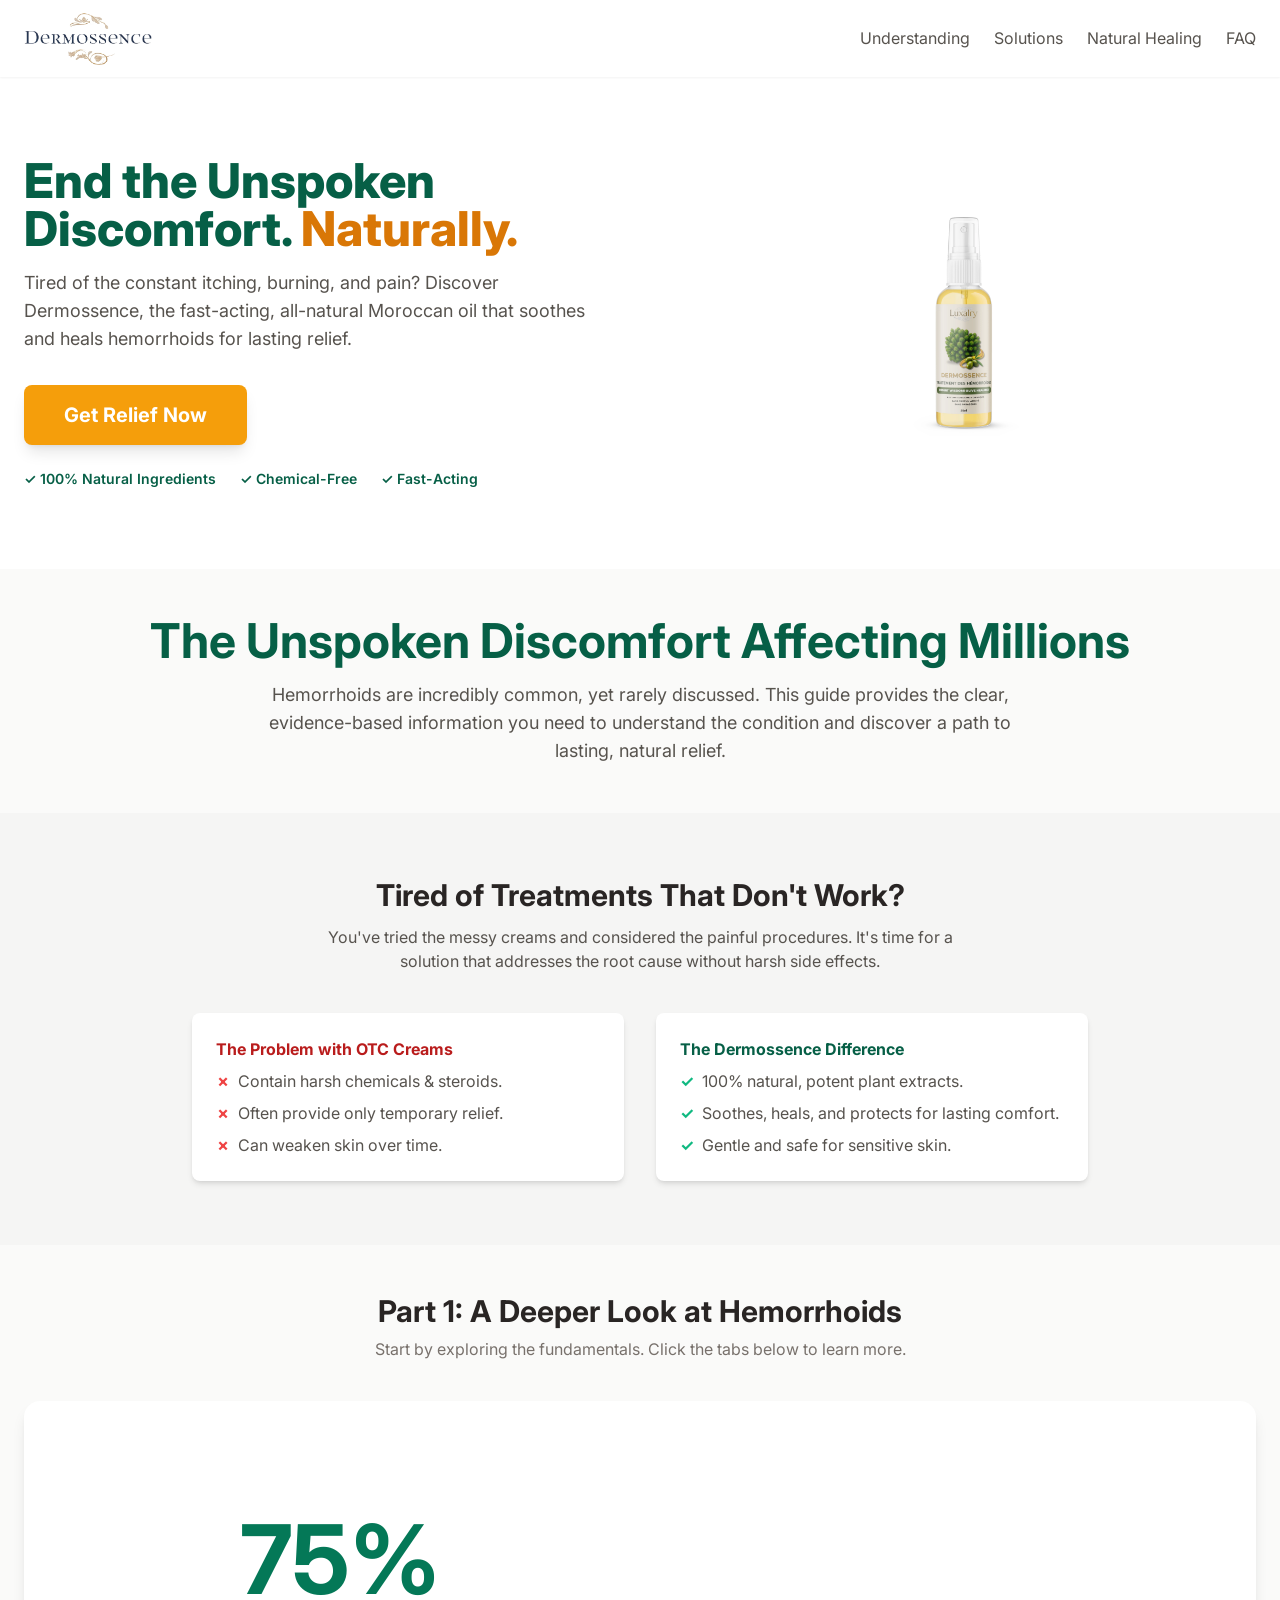
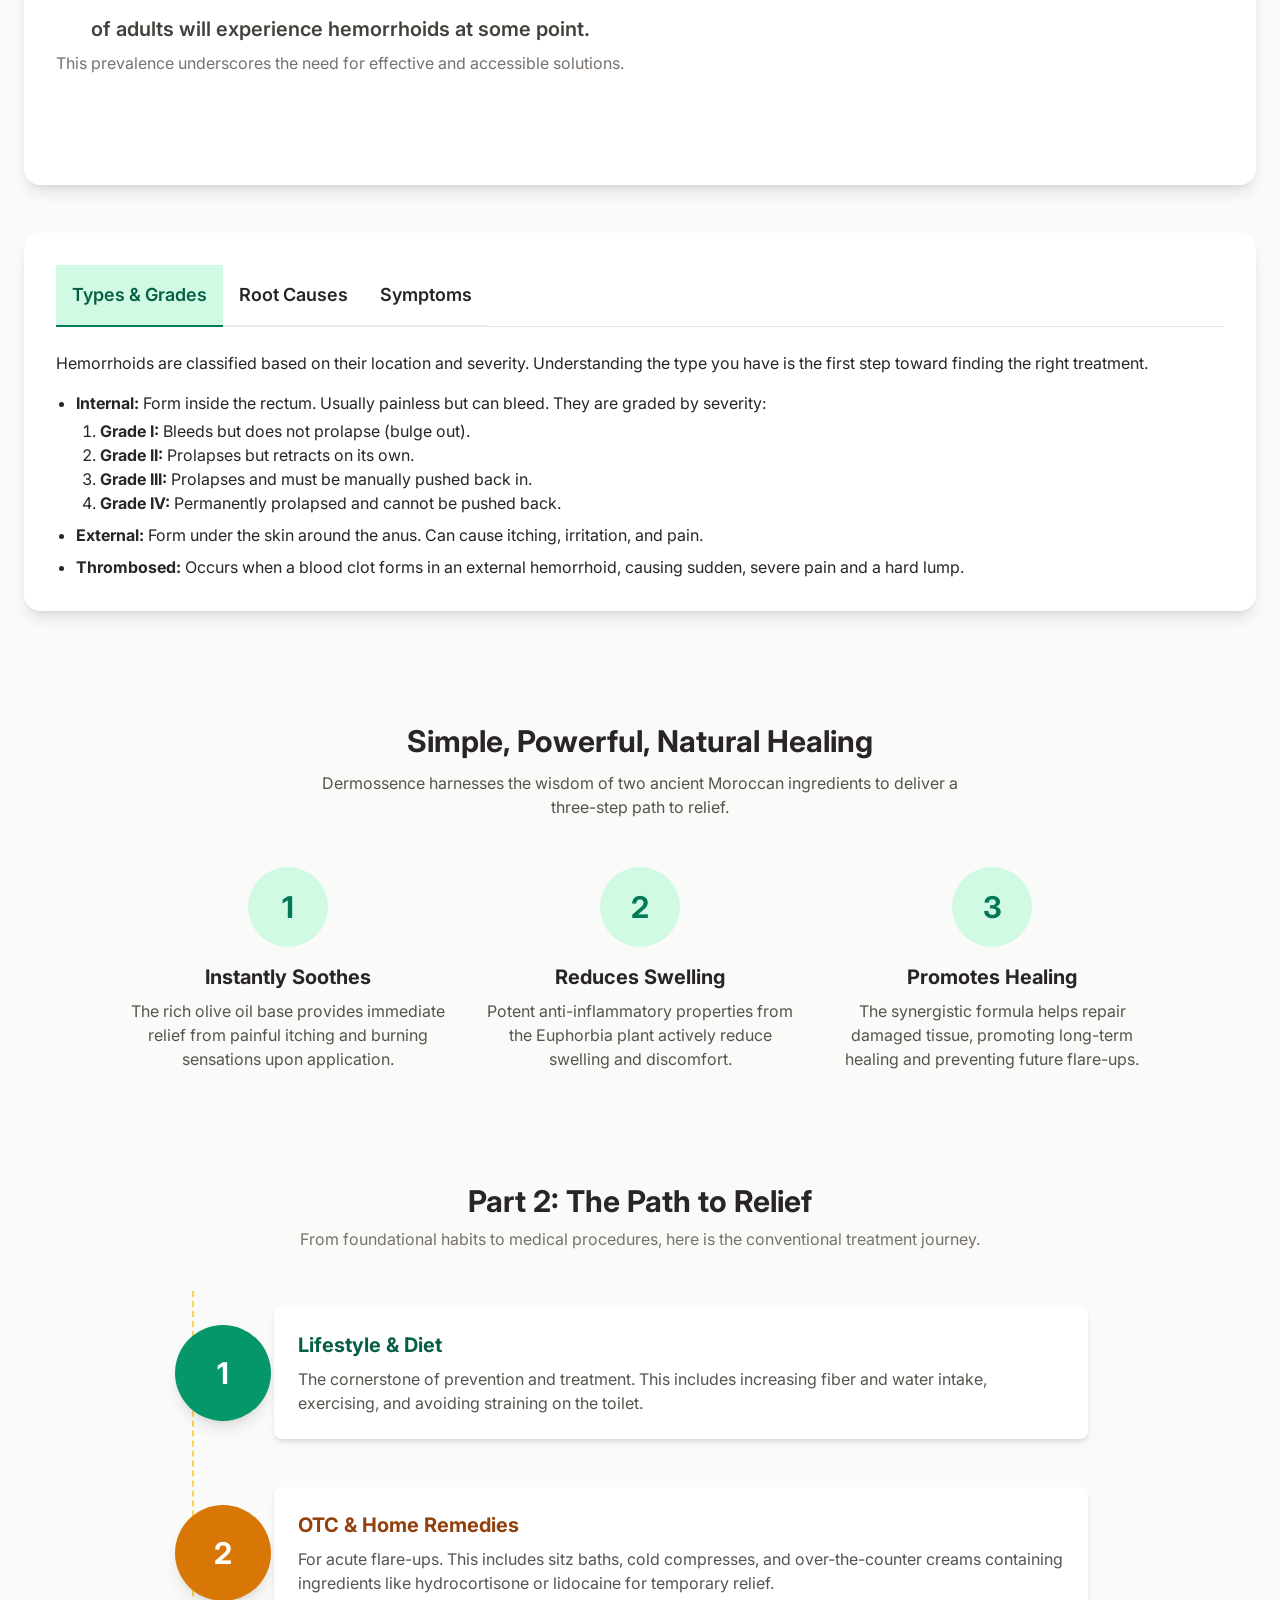
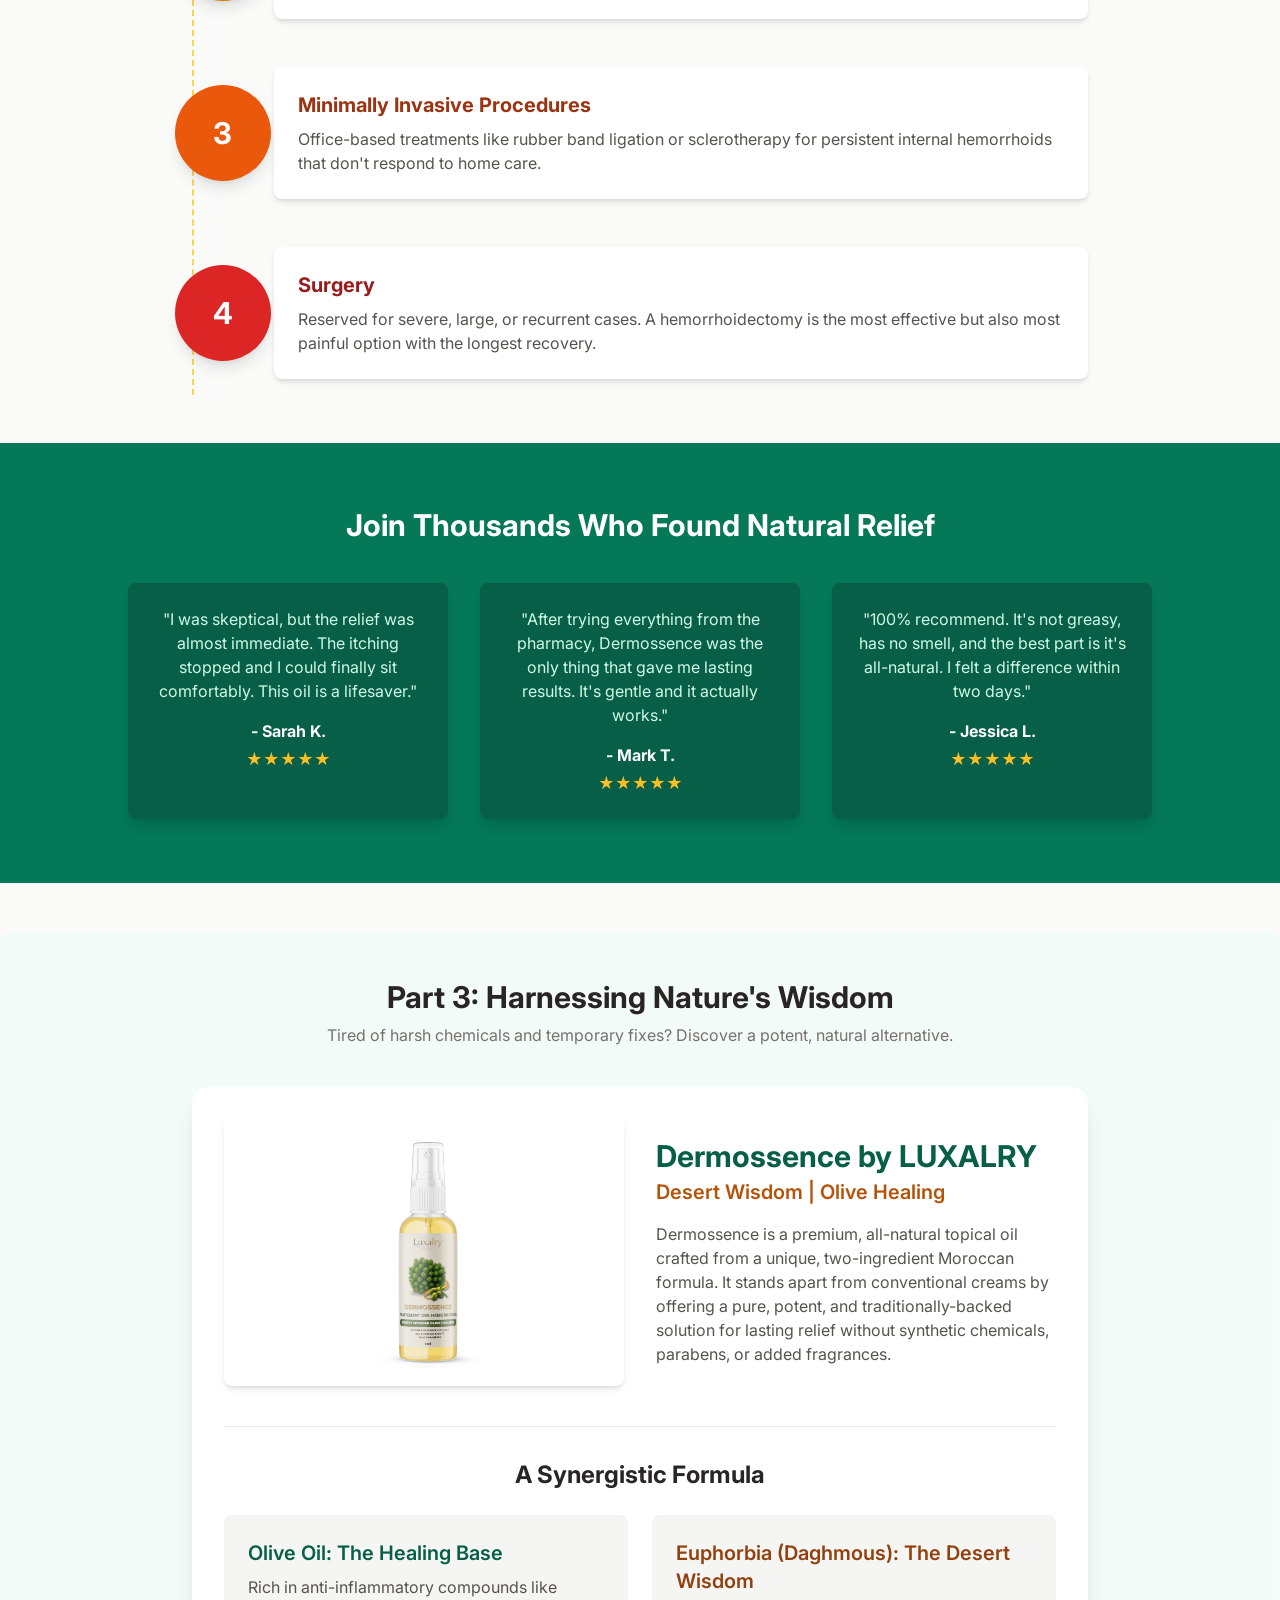
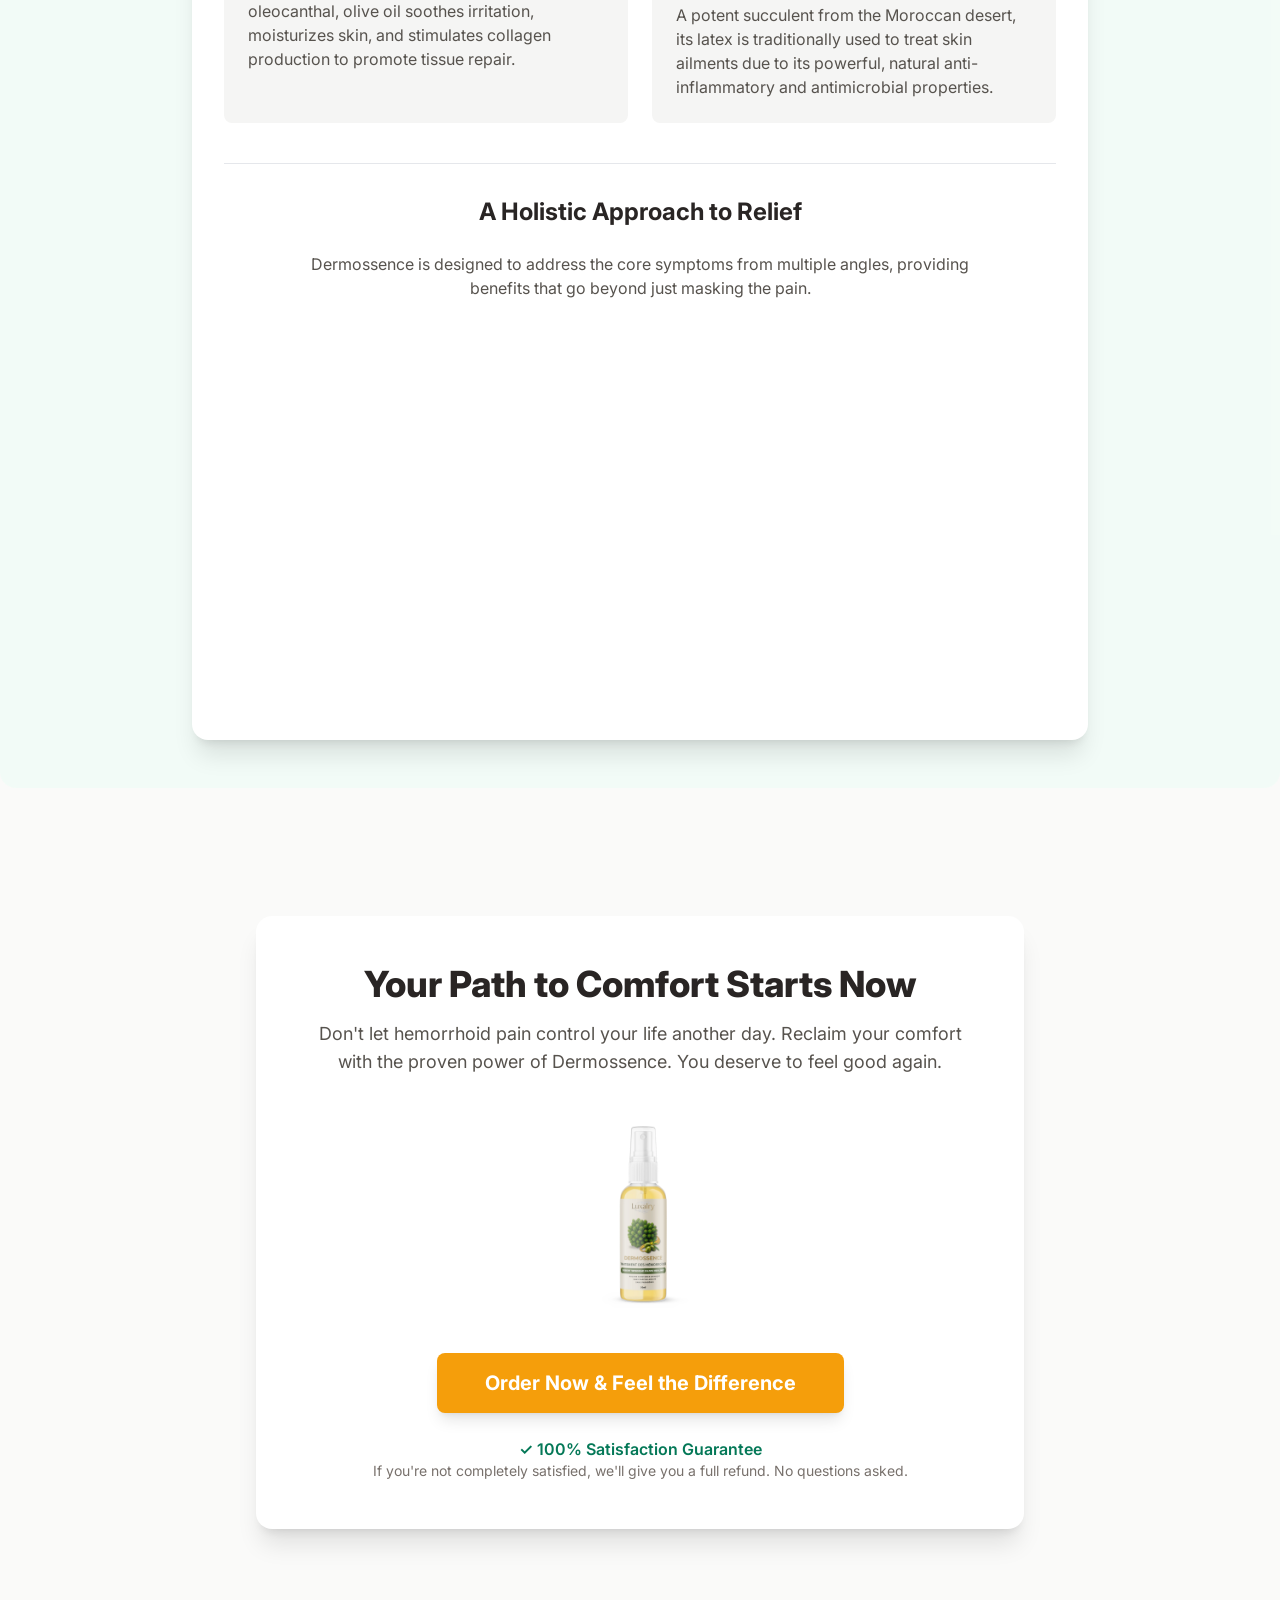
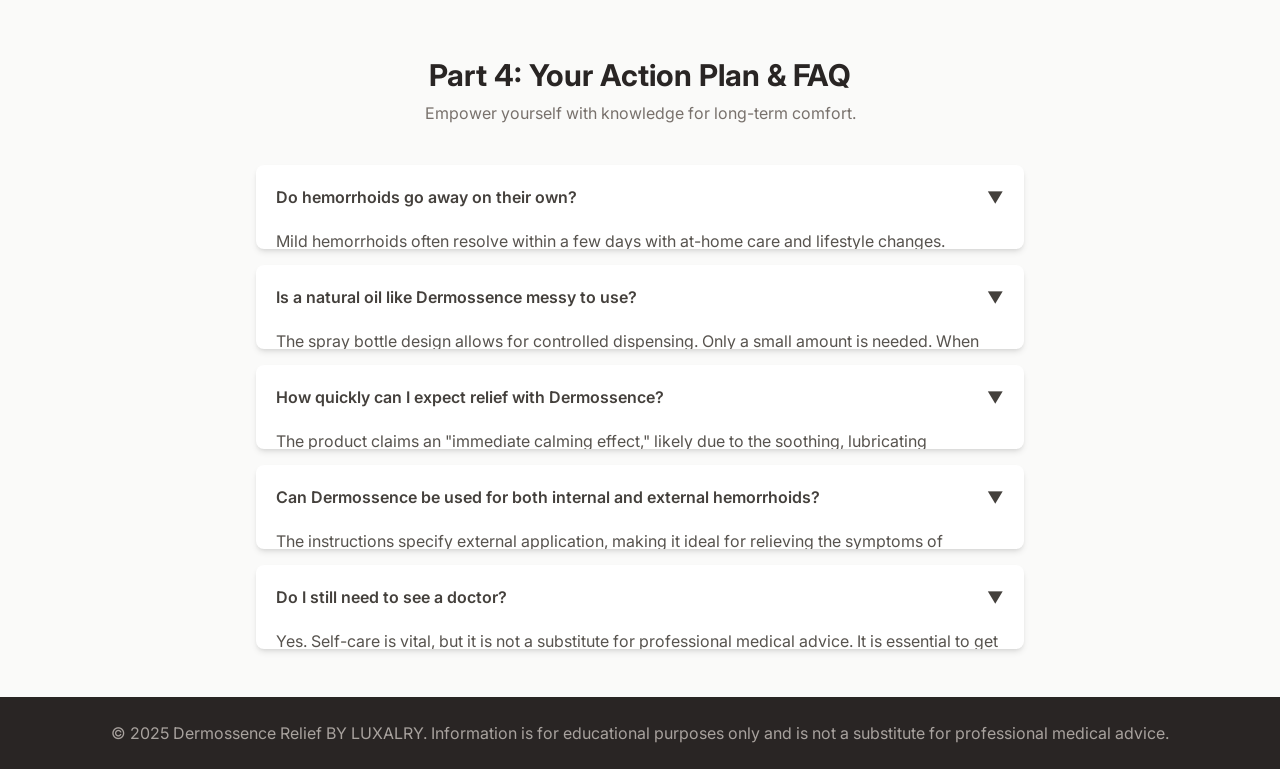
<file: index.html>
<!DOCTYPE html>
<html lang="en">
<head>
    <meta charset="UTF-8">
    <meta name="viewport" content="width=device-width, initial-scale=1.0">
    <meta name="description" content="Find lasting hemorrhoid relief with our complete guide. Understand symptoms, causes, and discover Dermossence, a potent, all-natural Moroccan oil for fast, soothing care.">
    <meta name="keywords" content="hemorrhoid relief, hemorrhoid treatment, natural hemorrhoid treatment, Dermossence, how to get rid of hemorrhoids, piles treatment, external hemorrhoids, internal hemorrhoids, hemorrhoid pain relief, anal itching, soothing oil for hemorrhoids, Moroccan oil, Euphorbia, Daghmous, LUXALRY, chemical-free hemorrhoid cream, hemorrhoid symptoms, stop hemorrhoid bleeding, fast hemorrhoid relief, best treatment for piles">
    <!-- Favicon Placeholder -->
    <meta name="robots" content="index">
    <meta content="index" name="robots">
    <meta content="index" name="Googlebot">
    <link rel="icon" type="image/png" href="images/Dermossence-favicon.webp">  
    <title>An Interactive Guide to Understanding & Managing Hemorrhoids</title>
    

    <!-- Local Stylesheet -->
    <link rel="stylesheet" href="style.css">

    <!-- Local JavaScript Libraries -->
    <script src="js/tailwind.js"></script>
    <script src="js/chart.js"></script>

    <link rel="preconnect" href="https://fonts.googleapis.com">
    <link rel="preconnect" href="https://fonts.gstatic.com" crossorigin>
    <link href="https://fonts.googleapis.com/css2?family=Inter:wght@400;600;700&display=swap" rel="stylesheet">
    <!-- Chosen Palette: Warm Neutrals with Olive & Terracotta Accents -->
    <!-- Application Structure Plan: The SPA is designed as a narrative journey. It starts with a broad understanding of the problem (prevalence, types, causes) using interactive tabs to reduce cognitive load. It then visually presents the 'treatment ladder' as a clear, step-by-step process. This naturally pivots to introducing a 'natural alternative,' leading into a detailed, interactive spotlight on Dermossence, exploring its unique ingredients and benefits. The structure concludes with practical tools (FAQ accordion) and a clear call to action. This user-centric flow is more engaging than the linear report structure, designed to educate and guide the user toward a solution. -->
    <!-- Visualization & Content Choices: 1. Prevalence (75%): Goal=Inform, Method=Large stat + Chart.js Donut Chart, Interaction=None, Justification=High visual impact for a key statistic. 2. Hemorrhoid Types: Goal=Organize, Method=HTML/JS Tabs, Interaction=Click to reveal content, Justification=Breaks down complex info into digestible, user-controlled chunks. 3. Treatment Ladder: Goal=Organize, Method=HTML/Tailwind vertical diagram, Interaction=None, Justification=Visually represents the escalation of treatments more effectively than a table. 4. Dermossence Benefits: Goal=Compare, Method=Chart.js Radar Chart, Interaction=Hover for tooltips, Justification=Effectively shows multiple, balanced benefits of a single product. 5. FAQ: Goal=Organize, Method=HTML/JS Accordion, Interaction=Click to expand/collapse, Justification=Provides detailed answers without cluttering the UI. All diagrams are HTML/CSS based. -->
    <!-- CONFIRMATION: NO SVG graphics used. NO Mermaid JS used. -->
    
<script type="application/ld+json">
{
  "@context": "https://schema.org",
  "@graph": [
    {
      "@type": "MedicalWebPage",
      "name": "Dermossence by LUXALRY - Natural Moroccan Soothing Oil for Hemorrhoids - An Interactive Guide to Understanding & Managing Hemorrhoids",
      "image": "https://dermossence-relief.luxalry.com/images/Find-lasting-hemorrhoid-relief-with-our-complete-guide-Understand-symptoms-causes-and-discover-Dermossence-%20potent-all-natural-Moroccan-oil-for-fast-soothing-care-Dermossence-by-luxalry-how-to-get.webp",
      "description": "Find lasting hemorrhoid relief with our complete guide. Understand symptoms, causes, and discover Dermossence, a potent, all-natural Moroccan oil for fast, soothing care. Dermossence is a premium, all-natural topical oil crafted from a unique, two-ingredient Moroccan formula of Olive Oil and Euphorbia (Daghmous). It offers a pure, potent, and traditionally-backed solution for lasting hemorrhoid relief without synthetic chemicals.",
      "keywords": "hemorrhoid relief, hemorrhoid treatment, natural hemorrhoid treatment, Dermossence, how to get rid of hemorrhoids, piles treatment, external hemorrhoids, internal hemorrhoids, hemorrhoid pain relief, anal itching, soothing oil for hemorrhoids, Moroccan oil, Euphorbia, Daghmous, LUXALRY, chemical-free hemorrhoid cream, hemorrhoid symptoms, stop hemorrhoid bleeding, fast hemorrhoid relief, best treatment for piles",
      "url": "https://dermossence-relief.luxalry.com",
      "mainEntity": {
        "@type": "MedicalCondition",
        "name": "Hemorrhoids",
        "alternateName": "Piles",
        "description": "A common condition where veins in the lower rectum and anus become swollen and inflamed, leading to symptoms like pain, itching, and bleeding.",
        "cause": [
          { "@type": "Thing", "name": "Straining during bowel movements" },
          { "@type": "Thing", "name": "Chronic constipation or diarrhea" },
          { "@type": "Thing", "name": "Prolonged sitting on the toilet" },
          { "@type": "Thing", "name": "Low-fiber diet" },
          { "@type": "Thing", "name": "Pregnancy" }
        ],
        "symptom": [
          { "@type": "MedicalSymptom", "name": "Rectal bleeding" },
          { "@type": "MedicalSymptom", "name": "Anal itching and irritation" },
          { "@type": "MedicalSymptom", "name": "Pain and discomfort" },
          { "@type": "MedicalSymptom", "name": "Swelling or lump around the anus" }
        ],
        "possibleTreatment": {
          "@type": "Product",
          "name": "Dermossence by LUXALRY - Natural Moroccan Soothing Oil for Hemorrhoids",
          "image": "https://dermossence-relief.luxalry.com/images/Find-lasting-hemorrhoid-relief-with-our-complete-guide-Understand-symptoms-causes-and-discover-Dermossence-%20potent-all-natural-Moroccan-oil-for-fast-soothing-care-Dermossence-by-luxalry-how-to-get.webp",
          "description": "Dermossence is a premium, all-natural topical oil crafted from a unique, two-ingredient Moroccan formula of Olive Oil and Euphorbia (Daghmous). It offers a pure, potent, and traditionally-backed solution for lasting hemorrhoid relief without synthetic chemicals.",
          "sku": "LUX-DERM-50",
          "brand": {
            "@type": "Brand",
            "name": "LUXALRY"
          },
          "aggregateRating": {
            "@type": "AggregateRating",
            "ratingValue": "4.8",
            "reviewCount": "135"
          },
          "review": [
            {
              "@type": "Review",
              "reviewRating": {
                "@type": "Rating",
                "ratingValue": "5"
              },
              "author": {
                "@type": "Person",
                "name": "Amina"
              },
              "reviewBody": "I was skeptical, but this really works. Instant soothing effect and no side effects. 10/10."
            },
            {
              "@type": "Review",
              "reviewRating": {
                "@type": "Rating",
                "ratingValue": "4"
              },
              "author": {
                "@type": "Person",
                "name": "Khalid"
              },
              "reviewBody": "Great product and very fast delivery. Would definitely buy again."
            }
          ],
          "offers": {
            "@type": "Offer",
            "url": "https://www.etsy.com/listing/4341809941/natural-moroccan-soothing-oil-for",
            "priceCurrency": "USD",
            "price": "39.99",
            "priceValidUntil": "2025-12-31",
            "availability": "https://schema.org/InStock",
            "seller": {
              "@type": "Organization",
              "name": "LUXALRY"
            },
            "shippingDetails": {
              "@type": "OfferShippingDetails",
              "shippingDestination": {
                "@type": "DefinedRegion",
                "addressCountry": "MA"
              },
              "deliveryTime": {
                "@type": "ShippingDeliveryTime",
                "handlingTime": {
                  "@type": "QuantitativeValue",
                  "minValue": 1,
                  "maxValue": 2,
                  "unitCode": "d"
                },
                "transitTime": {
                  "@type": "QuantitativeValue",
                  "minValue": 2,
                  "maxValue": 5,
                  "unitCode": "d"
                }
              },
              "shippingRate": {
                "@type": "MonetaryAmount",
                "value": "0.00",
                "currency": "MAD"
              }
            },
            "hasMerchantReturnPolicy": {
              "@type": "MerchantReturnPolicy",
              "applicableCountry": "MA",
              "returnPolicyCategory": "https://schema.org/MerchantReturnNotPermitted",
              "merchantReturnDays": 0
            }
          }
        }
      },
      "publisher": {
        "@type": "Organization",
        "name": "LUXALRY",
        "logo": {
          "@type": "ImageObject",
          "url": "https://dermossence-relief.luxalry.com/images/Dermossence-relief-logo.webp"
        }
      }
    },
    {
      "@type": "FAQPage",
      "mainEntity": [
        {
          "@type": "Question",
          "name": "Do hemorrhoids go away on their own?",
          "acceptedAnswer": {
            "@type": "Answer",
            "text": "Mild hemorrhoids often resolve within a few days with at-home care and lifestyle changes. Proactive management can speed up healing and prevent recurrence. More severe cases typically require treatment."
          }
        },
        {
          "@type": "Question",
          "name": "Is a natural oil like Dermossence messy to use?",
          "acceptedAnswer": {
            "@type": "Answer",
            "text": "The spray bottle design allows for controlled dispensing. Only a small amount is needed. When gently massaged into the skin, the oil absorbs well, leaving the skin feeling smooth, not greasy. Applying after a shower can enhance absorption."
          }
        },
        {
          "@type": "Question",
          "name": "How quickly can I expect relief with Dermossence?",
          "acceptedAnswer": {
            "@type": "Answer",
            "text": "The product claims an 'immediate calming effect,' likely due to the soothing, lubricating properties of the oil base. Deeper anti-inflammatory and healing benefits build with consistent use as directed (twice daily)."
          }
        },
        {
          "@type": "Question",
          "name": "Can Dermossence be used for both internal and external hemorrhoids?",
          "acceptedAnswer": {
            "@type": "Answer",
            "text": "The instructions specify external application, making it ideal for relieving the symptoms of external hemorrhoids and the external discomfort of prolapsed hemorrhoids. Always follow the product label."
          }
        },
        {
          "@type": "Question",
          "name": "Do I still need to see a doctor?",
          "acceptedAnswer": {
            "@type": "Answer",
            "text": "Yes. Self-care is vital, but it is not a substitute for professional medical advice. It is essential to get a formal diagnosis to rule out other serious conditions and discuss the full range of treatment options."
          }
        },
        {
          "@type": "Question",
          "name": "How do I use it?",
          "acceptedAnswer": {
            "@type": "Answer",
            "text": "Simply clean and dry the affected area. Apply a small amount of oil with a clean finger or cotton swab and gently massage. Use twice daily, in the morning and at night, for best results."
          }
        },
        {
          "@type": "Question",
          "name": "Is the packaging discreet?",
          "acceptedAnswer": {
            "@type": "Answer",
            "text": "Absolutely. We understand the need for privacy. All orders are shipped in plain, unbranded packaging."
          }
        },
        {
          "@type": "Question",
          "name": "How long does one bottle last?",
          "acceptedAnswer": {
            "@type": "Answer",
            "text": "A 50ml bottle typically lasts for several weeks of regular, twice-daily use, as only a small amount is needed per application."
          }
        }
      ]
    }
  ]
}
</script>


</head>
<body class="bg-stone-50 text-stone-800">

    <header class="bg-white shadow-sm sticky top-0 z-50">
        <nav class="container mx-auto px-6 py-3 flex justify-between items-center">
            <!-- Logo Placeholder -->
<a href="#" aria-label="Home">
    <img src="images/Dermossence-relief-logo.webp" alt="Dermossence hemorrhoid Relief treatment Logo" loading="lazy" loading="eager"  width="128" height="128" >
</a>
            <div class="hidden md:flex space-x-6">
                <a href="#understanding" class="text-stone-600 hover:text-emerald-700">Understanding</a>
                <a href="#solutions" class="text-stone-600 hover:text-emerald-700">Solutions</a>
                <a href="#dermossence" class="text-stone-600 hover:text-emerald-700">Natural Healing</a>
                <a href="#faq" class="text-stone-600 hover:text-emerald-700">FAQ</a>
            </div>
        </nav>
    </header>

    <main>

        <!-- HERO SECTION -->
    <section class="bg-white">
        <div class="container mx-auto px-6 py-12 md:py-20 grid md:grid-cols-2 gap-12 items-center">
            <div>
                <h1 class="text-4xl md:text-5xl font-extrabold text-emerald-800 leading-tight">End the Unspoken Discomfort. <span class="text-amber-600">Naturally.</span></h1>
                <p class="mt-4 text-lg text-stone-600">Tired of the constant itching, burning, and pain? Discover Dermossence, the fast-acting, all-natural Moroccan oil that soothes and heals hemorrhoids for lasting relief.</p>
                <div class="mt-8">
                    <a href="https://www.etsy.com/listing/4341809941/natural-moroccan-soothing-oil-for" target="_blank" rel="noopener noreferrer" class="inline-block bg-amber-500 text-white font-bold text-xl py-4 px-10 rounded-lg shadow-lg transform transition hover:scale-105 hover:bg-amber-600">
                        Get Relief Now
                    </a>
                </div>
                <div class="mt-6 flex space-x-6 text-sm text-emerald-800 font-semibold">
                    <span>✓ 100% Natural Ingredients</span>
                    <span>✓ Chemical-Free</span>
                    <span>✓ Fast-Acting</span>
                </div>
            </div>
            <div class="text-center">
                <img src="images/Find-lasting-hemorrhoid-relief-with-our-complete-guide-Understand-symptoms-causes-and-discover-Dermossence-%20potent-all-natural-Moroccan-oil-for-fast-soothing-care-Dermossence-by-luxalry-how-to-get.webp" alt="Bottle of Dermossence Soothing Oil for fast hemorrhoid relief" class="max-w-xs mx-auto md:max-w-sm" loading="eager">
            </div>
        </div>
    </section>

        <section id="hero" class="text-center py-12">
            <h2 class="text-4xl md:text-5xl font-bold text-emerald-800 mb-4">The Unspoken Discomfort Affecting Millions</h2>
            <p class="text-lg text-stone-600 max-w-3xl mx-auto">Hemorrhoids are incredibly common, yet rarely discussed. This guide provides the clear, evidence-based information you need to understand the condition and discover a path to lasting, natural relief.</p>
        </section>

        <!-- PROBLEM / AGITATE SECTION -->
    <section class="py-16 bg-stone-100">
        <div class="container mx-auto px-6 text-center">
            <h2 class="text-3xl font-bold text-stone-800">Tired of Treatments That Don't Work?</h2>
            <p class="mt-3 text-stone-600 max-w-2xl mx-auto">You've tried the messy creams and considered the painful procedures. It's time for a solution that addresses the root cause without harsh side effects.</p>
            <div class="mt-10 grid md:grid-cols-2 gap-8 max-w-4xl mx-auto">
                <div class="bg-white p-6 rounded-lg shadow-md text-left">
                    <h3 class="font-bold text-red-700">The Problem with OTC Creams</h3>
                    <ul class="mt-2 text-stone-600 space-y-2">
                        <li class="flex items-start"><span class="text-red-500 mr-2 font-bold">✗</span> Contain harsh chemicals & steroids.</li>
                        <li class="flex items-start"><span class="text-red-500 mr-2 font-bold">✗</span> Often provide only temporary relief.</li>
                        <li class="flex items-start"><span class="text-red-500 mr-2 font-bold">✗</span> Can weaken skin over time.</li>
                    </ul>
                </div>
                <div class="bg-white p-6 rounded-lg shadow-md text-left">
                    <h3 class="font-bold text-emerald-800">The Dermossence Difference</h3>
                    <ul class="mt-2 text-stone-600 space-y-2">
                        <li class="flex items-start"><span class="text-emerald-500 mr-2 font-bold">✓</span> 100% natural, potent plant extracts.</li>
                        <li class="flex items-start"><span class="text-emerald-500 mr-2 font-bold">✓</span> Soothes, heals, and protects for lasting comfort.</li>
                        <li class="flex items-start"><span class="text-emerald-500 mr-2 font-bold">✓</span> Gentle and safe for sensitive skin.</li>
                    </ul>
                </div>
            </div>
        </div>
    </section>

        <section id="understanding" class="py-12 px-6">
            <div class="text-center mb-10">
                <h3 class="text-3xl font-bold text-stone-800">Part 1: A Deeper Look at Hemorrhoids</h3>
                <p class="text-md text-stone-500 mt-2">Start by exploring the fundamentals. Click the tabs below to learn more.</p>
            </div>

            <div class="grid grid-cols-1 md:grid-cols-2 gap-8 items-center bg-white p-8 rounded-2xl shadow-lg">
                <div class="text-center">
                    <p class="text-8xl font-bold text-emerald-700">75%</p>
                    <p class="text-xl font-semibold text-stone-700 mt-2">of adults will experience hemorrhoids at some point.</p>
                    <p class="text-stone-500 mt-2">This prevalence underscores the need for effective and accessible solutions.</p>
                </div>
                <div class="chart-container h-64 md:h-80">
                    <canvas id="prevalenceChart"></canvas>
                </div>
            </div>

            <div class="mt-12 bg-white p-6 md:p-8 rounded-2xl shadow-lg">
                <div class="mb-6 border-b border-stone-200">
                    <div class="flex flex-wrap -mb-px" id="tabs-container">
                        <button class="tab-button active text-lg font-semibold p-4 border-b-2" data-target="tab-types">Types & Grades</button>
                        <button class="tab-button text-lg font-semibold p-4 border-b-2" data-target="tab-causes">Root Causes</button>
                        <button class="tab-button text-lg font-semibold p-4 border-b-2" data-target="tab-symptoms">Symptoms</button>
                    </div>
                </div>
                <div id="tabs-content-container" class="prose max-w-none">
                    <div id="tab-types" class="tab-content">
                        <p>Hemorrhoids are classified based on their location and severity. Understanding the type you have is the first step toward finding the right treatment.</p>
                        <ul class="list-disc pl-5 space-y-2 mt-4">
                            <li><strong>Internal:</strong> Form inside the rectum. Usually painless but can bleed. They are graded by severity:
                                <ul class="list-decimal pl-6 mt-1">
                                    <li><strong>Grade I:</strong> Bleeds but does not prolapse (bulge out).</li>
                                    <li><strong>Grade II:</strong> Prolapses but retracts on its own.</li>
                                    <li><strong>Grade III:</strong> Prolapses and must be manually pushed back in.</li>
                                    <li><strong>Grade IV:</strong> Permanently prolapsed and cannot be pushed back.</li>
                                </ul>
                            </li>
                            <li><strong>External:</strong> Form under the skin around the anus. Can cause itching, irritation, and pain.</li>
                            <li><strong>Thrombosed:</strong> Occurs when a blood clot forms in an external hemorrhoid, causing sudden, severe pain and a hard lump.</li>
                        </ul>
                    </div>
                    <div id="tab-causes" class="tab-content hidden">
                        <p>Symptomatic hemorrhoids are caused by factors that increase pressure on the veins in the lower rectum. The most common contributors include:</p>
                        <ul class="list-disc pl-5 space-y-2 mt-4">
                            <li><strong>Straining</strong> during bowel movements due to constipation.</li>
                            <li><strong>Prolonged sitting</strong> on the toilet, which allows blood to pool.</li>
                            <li><strong>Low-fiber diet</strong> and poor hydration leading to hard stools.</li>
                            <li><strong>Obesity</strong>, which increases abdominal pressure.</li>
                            <li><strong>Pregnancy</strong>, due to fetal pressure and hormonal changes.</li>
                            <li><strong>Heavy lifting</strong> and a sedentary lifestyle.</li>
                        </ul>
                    </div>
                    <div id="tab-symptoms" class="tab-content hidden">
                        <p>While symptoms vary, several hallmark signs indicate the presence of hemorrhoids. It is crucial to get a proper diagnosis as these can overlap with other conditions.</p>
                         <ul class="list-disc pl-5 space-y-2 mt-4">
                            <li><strong>Painless Bleeding:</strong> Bright red blood on toilet paper or in the toilet bowl is the most common sign of internal hemorrhoids.</li>
                            <li><strong>Itching & Irritation:</strong> A very common and distressing symptom, especially with external hemorrhoids.</li>
                            <li><strong>Pain & Discomfort:</strong> Typically associated with external or thrombosed hemorrhoids, often worse when sitting.</li>
                            <li><strong>Swelling or Lump:</strong> A palpable lump around the anus is a key sign of an external or prolapsed hemorrhoid.</li>
                        </ul>
                    </div>
                </div>
            </div>
        </section>

        <!-- HOW IT WORKS SECTION -->
    <section class="py-16">
        <div class="container mx-auto px-6 text-center">
            <h2 class="text-3xl font-bold text-stone-800">Simple, Powerful, Natural Healing</h2>
            <p class="mt-3 text-stone-600 max-w-2xl mx-auto">Dermossence harnesses the wisdom of two ancient Moroccan ingredients to deliver a three-step path to relief.</p>
            <div class="mt-12 grid md:grid-cols-3 gap-8 max-w-5xl mx-auto">
                <div class="text-center">
                    <div class="w-20 h-20 bg-emerald-100 rounded-full flex items-center justify-center text-3xl font-bold text-emerald-700 mx-auto">1</div>
                    <h3 class="mt-4 text-xl font-bold">Instantly Soothes</h3>
                    <p class="mt-2 text-stone-600">The rich olive oil base provides immediate relief from painful itching and burning sensations upon application.</p>
                </div>
                <div class="text-center">
                    <div class="w-20 h-20 bg-emerald-100 rounded-full flex items-center justify-center text-3xl font-bold text-emerald-700 mx-auto">2</div>
                    <h3 class="mt-4 text-xl font-bold">Reduces Swelling</h3>
                    <p class="mt-2 text-stone-600">Potent anti-inflammatory properties from the Euphorbia plant actively reduce swelling and discomfort.</p>
                </div>
                <div class="text-center">
                    <div class="w-20 h-20 bg-emerald-100 rounded-full flex items-center justify-center text-3xl font-bold text-emerald-700 mx-auto">3</div>
                    <h3 class="mt-4 text-xl font-bold">Promotes Healing</h3>
                    <p class="mt-2 text-stone-600">The synergistic formula helps repair damaged tissue, promoting long-term healing and preventing future flare-ups.</p>
                </div>
            </div>
        </div>
    </section>

        <section id="solutions" class="py-12 px-6">
            <div class="text-center mb-10">
                <h3 class="text-3xl font-bold text-stone-800">Part 2: The Path to Relief</h3>
                <p class="text-md text-stone-500 mt-2">From foundational habits to medical procedures, here is the conventional treatment journey.</p>
            </div>
            <div class="max-w-4xl mx-auto">
                <div class="relative pl-8 py-4 border-l-2 border-dashed border-amber-300 space-y-12">
                     <!-- Step 1 -->
                    <div class="relative">
                        <div class="absolute -left-[3.2rem] top-1/2 -translate-y-1/2 w-24 h-24 bg-emerald-600 rounded-full flex items-center justify-center text-white font-bold text-3xl shadow-lg">1</div>
                        <div class="ml-12 p-6 bg-white rounded-lg shadow-md">
                            <h4 class="text-xl font-bold text-emerald-800">Lifestyle & Diet</h4>
                            <p class="text-stone-600 mt-2">The cornerstone of prevention and treatment. This includes increasing fiber and water intake, exercising, and avoiding straining on the toilet.</p>
                        </div>
                    </div>
                     <!-- Step 2 -->
                    <div class="relative">
                        <div class="absolute -left-[3.2rem] top-1/2 -translate-y-1/2 w-24 h-24 bg-amber-600 rounded-full flex items-center justify-center text-white font-bold text-3xl shadow-lg">2</div>
                        <div class="ml-12 p-6 bg-white rounded-lg shadow-md">
                            <h4 class="text-xl font-bold text-amber-800">OTC & Home Remedies</h4>
                            <p class="text-stone-600 mt-2">For acute flare-ups. This includes sitz baths, cold compresses, and over-the-counter creams containing ingredients like hydrocortisone or lidocaine for temporary relief.</p>
                        </div>
                    </div>
                     <!-- Step 3 -->
                    <div class="relative">
                        <div class="absolute -left-[3.2rem] top-1/2 -translate-y-1/2 w-24 h-24 bg-orange-600 rounded-full flex items-center justify-center text-white font-bold text-3xl shadow-lg">3</div>
                        <div class="ml-12 p-6 bg-white rounded-lg shadow-md">
                            <h4 class="text-xl font-bold text-orange-800">Minimally Invasive Procedures</h4>
                            <p class="text-stone-600 mt-2">Office-based treatments like rubber band ligation or sclerotherapy for persistent internal hemorrhoids that don't respond to home care.</p>
                        </div>
                    </div>
                     <!-- Step 4 -->
                    <div class="relative">
                        <div class="absolute -left-[3.2rem] top-1/2 -translate-y-1/2 w-24 h-24 bg-red-600 rounded-full flex items-center justify-center text-white font-bold text-3xl shadow-lg">4</div>
                        <div class="ml-12 p-6 bg-white rounded-lg shadow-md">
                            <h4 class="text-xl font-bold text-red-800">Surgery</h4>
                            <p class="text-stone-600 mt-2">Reserved for severe, large, or recurrent cases. A hemorrhoidectomy is the most effective but also most painful option with the longest recovery.</p>
                        </div>
                    </div>
                </div>
            </div>
        </section>

        <!-- SOCIAL PROOF / TESTIMONIALS -->
    <section class="py-16 bg-emerald-700 text-white">
        <div class="container mx-auto px-6 text-center">
            <h2 class="text-3xl font-bold">Join Thousands Who Found Natural Relief</h2>
            <div class="mt-10 grid md:grid-cols-3 gap-8 max-w-5xl mx-auto">
                <div class="bg-emerald-800 p-6 rounded-lg shadow-lg">
                    <p class="text-emerald-100">"I was skeptical, but the relief was almost immediate. The itching stopped and I could finally sit comfortably. This oil is a lifesaver."</p>
                    <p class="mt-4 font-bold">- Sarah K.</p>
                    <p class="text-amber-400 mt-1">★★★★★</p>
                </div>
                <div class="bg-emerald-800 p-6 rounded-lg shadow-lg">
                    <p class="text-emerald-100">"After trying everything from the pharmacy, Dermossence was the only thing that gave me lasting results. It's gentle and it actually works."</p>
                    <p class="mt-4 font-bold">- Mark T.</p>
                    <p class="text-amber-400 mt-1">★★★★★</p>
                </div>
                <div class="bg-emerald-800 p-6 rounded-lg shadow-lg">
                    <p class="text-emerald-100">"100% recommend. It's not greasy, has no smell, and the best part is it's all-natural. I felt a difference within two days."</p>
                    <p class="mt-4 font-bold">- Jessica L.</p>
                    <p class="text-amber-400 mt-1">★★★★★</p>
                </div>
            </div>
        </div>
    </section>

        <section id="dermossence" class="py-12 bg-emerald-50/50 rounded-2xl my-12 px-6">
             <div class="text-center mb-10">
                <h3 class="text-3xl font-bold text-stone-800">Part 3: Harnessing Nature's Wisdom</h3>
                <p class="text-md text-stone-500 mt-2">Tired of harsh chemicals and temporary fixes? Discover a potent, natural alternative.</p>
            </div>

            <div class="bg-white p-8 rounded-2xl shadow-xl max-w-4xl mx-auto">
                <div class="grid grid-cols-1 md:grid-cols-2 gap-8 items-center">
                    <div class="text-center">
                        <img loading="lazy" src="images/Find-lasting-hemorrhoid-relief-with-our-complete-guide-Understand-symptoms-causes-and-discover-Dermossence-%20potent-all-natural-Moroccan-oil-for-fast-soothing-care-Dermossence-by-luxalry-how-to-get.webp" alt="Bottle of Dermossence Soothing Oil for fast hemorrhoid relief, Dermossence natural Moroccan oil product bottle, how to get rid of hemorrhoids, soothing oil for hemorrhoids, Moroccan oil, Euphorbia, Daghmous, LUXALRY, chemical-free hemorrhoid cream, hemorrhoid symptoms, stop hemorrhoid bleeding, fast hemorrhoid relief, best treatment for piles" class="max-h-80 mx-auto rounded-lg shadow-md" onerror="this.onerror=null;this.src='https://placehold.co/400x600/10b981/FFFFFF?text=Dermossence';">
                    </div>
                    <div>
                        <h4 class="text-3xl font-bold text-emerald-800">Dermossence by LUXALRY</h4>
                        <p class="text-xl font-semibold text-amber-700 mt-1">Desert Wisdom | Olive Healing</p>
                        <p class="text-stone-600 mt-4">Dermossence is a premium, all-natural topical oil crafted from a unique, two-ingredient Moroccan formula. It stands apart from conventional creams by offering a pure, potent, and traditionally-backed solution for lasting relief without synthetic chemicals, parabens, or added fragrances.</p>
                    </div>
                </div>

                <div class="mt-10 pt-8 border-t">
                    <h5 class="text-2xl font-bold text-center text-stone-800 mb-6">A Synergistic Formula</h5>
                    <div class="grid grid-cols-1 md:grid-cols-2 gap-6">
                        <div class="p-6 bg-stone-100 rounded-lg">
                            <h6 class="text-xl font-semibold text-emerald-800">Olive Oil: The Healing Base</h6>
                            <p class="text-stone-600 mt-2">Rich in anti-inflammatory compounds like oleocanthal, olive oil soothes irritation, moisturizes skin, and stimulates collagen production to promote tissue repair.</p>
                        </div>
                        <div class="p-6 bg-stone-100 rounded-lg">
                            <h6 class="text-xl font-semibold text-amber-800">Euphorbia (Daghmous): The Desert Wisdom</h6>
                            <p class="text-stone-600 mt-2">A potent succulent from the Moroccan desert, its latex is traditionally used to treat skin ailments due to its powerful, natural anti-inflammatory and antimicrobial properties.</p>
                        </div>
                    </div>
                </div>

                <div class="mt-10 pt-8 border-t 6">
                     <h5 class="text-2xl font-bold text-center text-stone-800 mb-6">A Holistic Approach to Relief</h5>
                     <p class="text-center text-stone-600 mb-6 max-w-2xl mx-auto">Dermossence is designed to address the core symptoms from multiple angles, providing benefits that go beyond just masking the pain.</p>
                     <div class="chart-container h-80 md:h-96">
                        <canvas id="benefitsChart"></canvas>
                     </div>
                </div>
            </div>
        </section>

        

        <!-- FINAL CTA / OFFER SECTION -->
    <section class="py-20">
        <div class="container mx-auto px-6">
            <div class="bg-white rounded-2xl shadow-xl p-8 md:p-12 text-center max-w-3xl mx-auto">
                <h2 class="text-3xl md:text-4xl font-extrabold text-stone-800">Your Path to Comfort Starts Now</h2>
                <p class="mt-4 text-lg text-stone-600">Don't let hemorrhoid pain control your life another day. Reclaim your comfort with the proven power of Dermossence. You deserve to feel good again.</p>
                <div class="my-8">
                    <img loading="lazy" src="images/Find-lasting-hemorrhoid-relief-with-our-complete-guide-Understand-symptoms-causes-and-discover-Dermossence-%20potent-all-natural-Moroccan-oil-for-fast-soothing-care-Dermossence-by-luxalry-how-to-get.webp" alt="Dermossence natural Moroccan oil product bottle" class="max-w-xs mx-auto">
                </div>
                <div class="mt-6">
                    <a href="https://www.etsy.com/listing/4341809941/natural-moroccan-soothing-oil-for" target="_blank" rel="noopener noreferrer" class="inline-block bg-amber-500 text-white font-bold text-xl py-4 px-12 rounded-lg shadow-lg transform transition hover:scale-105 hover:bg-amber-600">
                        Order Now & Feel the Difference
                    </a>
                </div>
                <div class="mt-6">
                    <p class="font-semibold text-emerald-700">✓ 100% Satisfaction Guarantee</p>
                    <p class="text-sm text-stone-500">If you're not completely satisfied, we'll give you a full refund. No questions asked.</p>
                </div>
            </div>
        </div>
    </section>

        <section id="faq" class="py-12 px-6">
            <div class="text-center mb-10">
                <h3 class="text-3xl font-bold text-stone-800">Part 4: Your Action Plan & FAQ</h3>
                <p class="text-md text-stone-500 mt-2">Empower yourself with knowledge for long-term comfort.</p>
            </div>
            <div class="max-w-3xl mx-auto space-y-4" id="accordion-container">
                <!-- FAQ items will be injected here by JS -->
            </div>
        </section>

    </main>

    <footer class="bg-stone-800 text-white py-6">
        <div class="container mx-auto text-center text-stone-400">
            <p>&copy; 2025 Dermossence Relief BY LUXALRY. Information is for educational purposes only and is not a substitute for professional medical advice.</p>
        </div>
    </footer>



    <script src="js/script.js"></script>
    
</body>
</html>
</file>
<file: style.css>
/* Your Custom Styles */
        body {
            font-family: 'Inter', sans-serif;
        }
        .chart-container {
            position: relative;
            width: 100%;
            max-width: 400px;
            margin-left: auto;
            margin-right: auto;
            height: 300px;
            max-height: 24rem; /* This is the corrected line */
        }
        .accordion-content {
            max-height: 0;
            overflow: hidden;
            transition: transform 0.3s ease-in-out;
        }

        .tab-button.active {
            border-color: #047857;
            background-color: #d1fae5;
            color: #065f46;
        }
</file>
